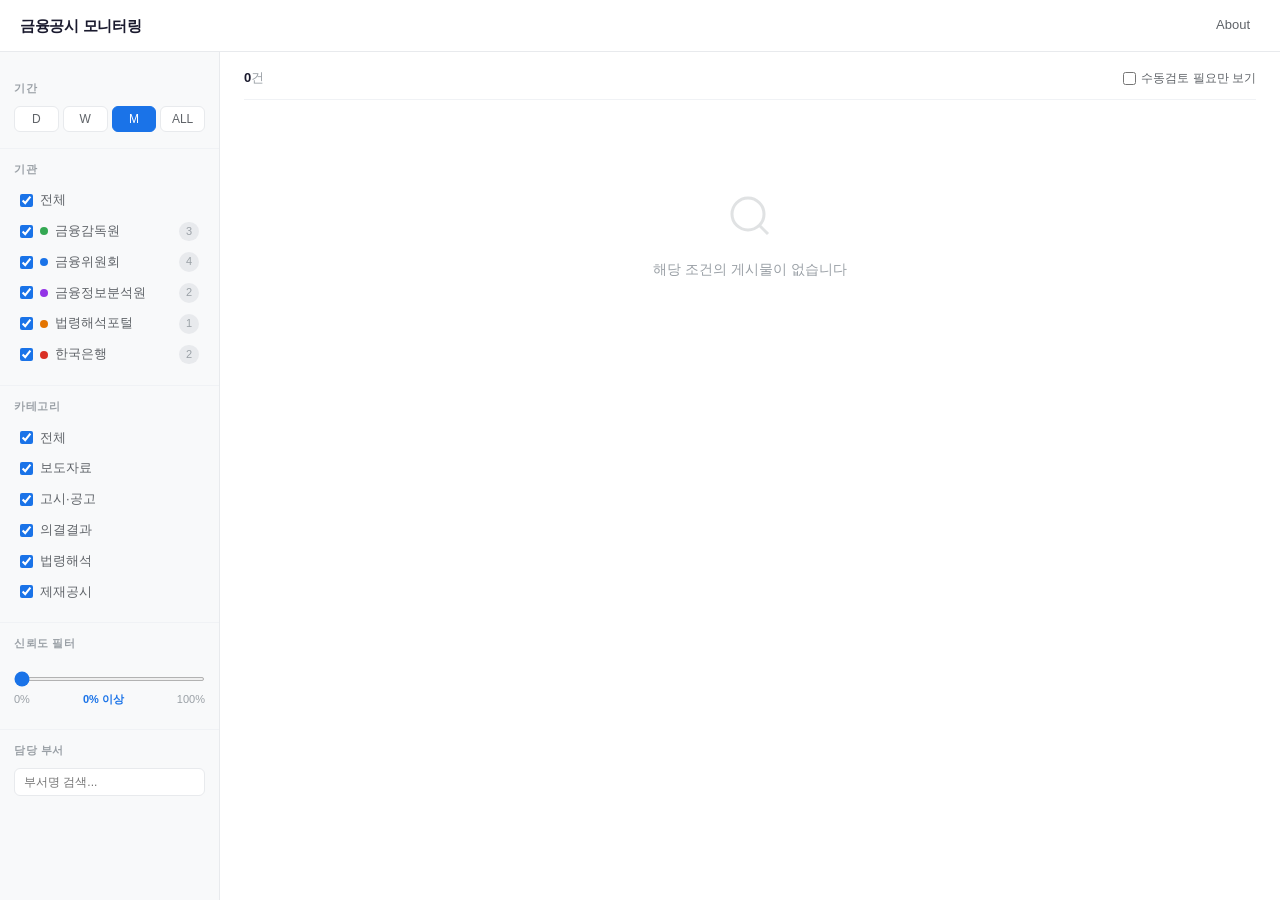
<file: frontend/index.html>
<!DOCTYPE html>
<html lang="ko">
<head>
  <meta charset="UTF-8" />
  <meta name="viewport" content="width=device-width, initial-scale=1.0" />
  <title>금융공시 모니터링</title>
  <link rel="stylesheet" href="style.css" />
  <script>
    /* 백엔드 URL 주입 — 로컬: localhost, 운영: 배포 서버 주소로 교체 */
    window.ENV_API_BASE = 'https://maninglearchine-deptmatch-api.hf.space/api/v1';
  </script>
</head>
<body>

<!-- ── HEADER ─────────────────────────────────────────────── -->
<header class="header">
  <div class="header-inner">
    <a href="index.html" class="header-logo">금융공시 모니터링</a>
    <nav class="header-nav">
      <a href="about.html" class="nav-link">About</a>
    </nav>
  </div>
</header>

<!-- ── LAYOUT ─────────────────────────────────────────────── -->
<div class="layout">

  <!-- LEFT SIDEBAR -->
  <aside class="sidebar">
    <div class="sidebar-section">
      <div class="sidebar-label">기간</div>
      <div class="range-group">
        <button class="range-btn" data-range="D">D</button>
        <button class="range-btn" data-range="W">W</button>
        <button class="range-btn active" data-range="M">M</button>
        <button class="range-btn" data-range="ALL">ALL</button>
      </div>
    </div>

    <div class="sidebar-section">
      <div class="sidebar-label">기관</div>
      <ul class="filter-list" id="agencyFilter">
        <li><label><input type="checkbox" value="all" checked /> <span>전체</span></label></li>
        <li><label><input type="checkbox" value="금융감독원" checked /> <span class="agency-dot fss"></span>금융감독원 <em class="count" id="cnt-금융감독원">0</em></label></li>
        <li><label><input type="checkbox" value="금융위원회" checked /> <span class="agency-dot fsc"></span>금융위원회 <em class="count" id="cnt-금융위원회">0</em></label></li>
        <li><label><input type="checkbox" value="금융정보분석원" checked /> <span class="agency-dot kofiu"></span>금융정보분석원 <em class="count" id="cnt-금융정보분석원">0</em></label></li>
        <li><label><input type="checkbox" value="법령해석포털" checked /> <span class="agency-dot moleg"></span>법령해석포털 <em class="count" id="cnt-법령해석포털">0</em></label></li>
        <li><label><input type="checkbox" value="한국은행" checked /> <span class="agency-dot bok"></span>한국은행 <em class="count" id="cnt-한국은행">0</em></label></li>
      </ul>
    </div>

    <div class="sidebar-section">
      <div class="sidebar-label">카테고리</div>
      <ul class="filter-list" id="categoryFilter">
        <li><label><input type="checkbox" value="all" checked /> <span>전체</span></label></li>
        <li><label><input type="checkbox" value="보도자료" checked /> 보도자료</label></li>
        <li><label><input type="checkbox" value="고시·공고" checked /> 고시·공고</label></li>
        <li><label><input type="checkbox" value="의결결과" checked /> 의결결과</label></li>
        <li><label><input type="checkbox" value="법령해석" checked /> 법령해석</label></li>
        <li><label><input type="checkbox" value="제재공시" checked /> 제재공시</label></li>
      </ul>
    </div>

    <div class="sidebar-section">
      <div class="sidebar-label">신뢰도 필터</div>
      <div class="conf-filter">
        <input type="range" id="confSlider" min="0" max="100" value="0" class="slider" />
        <div class="conf-filter-labels">
          <span>0%</span>
          <span id="confVal">0% 이상</span>
          <span>100%</span>
        </div>
      </div>
    </div>

    <div class="sidebar-section">
      <div class="sidebar-label">담당 부서</div>
      <div class="dept-search-wrap">
        <input type="text" id="deptSearch" class="dept-input" placeholder="부서명 검색..." />
      </div>
      <ul class="filter-list dept-list" id="deptFilter"></ul>
    </div>
  </aside>

  <!-- MAIN CONTENT -->
  <main class="main">
    <div class="main-toolbar">
      <div class="result-count"><span id="totalCount">0</span>건</div>
      <div class="toolbar-right">
        <label class="review-toggle">
          <input type="checkbox" id="showReviewOnly" />
          <span>수동검토 필요만 보기</span>
        </label>
      </div>
    </div>

    <div id="feedList" class="feed-list"></div>

    <div class="pagination" id="pagination"></div>
  </main>
</div>

<!-- ── MODAL: 공시 상세 ─────────────────────────────────────── -->
<div class="modal-overlay" id="modalOverlay">
  <div class="modal">
    <button class="modal-close" id="modalClose">✕</button>
    <div id="modalContent"></div>
  </div>
</div>

<script src="app.js"></script>
</body>
</html>
</file>
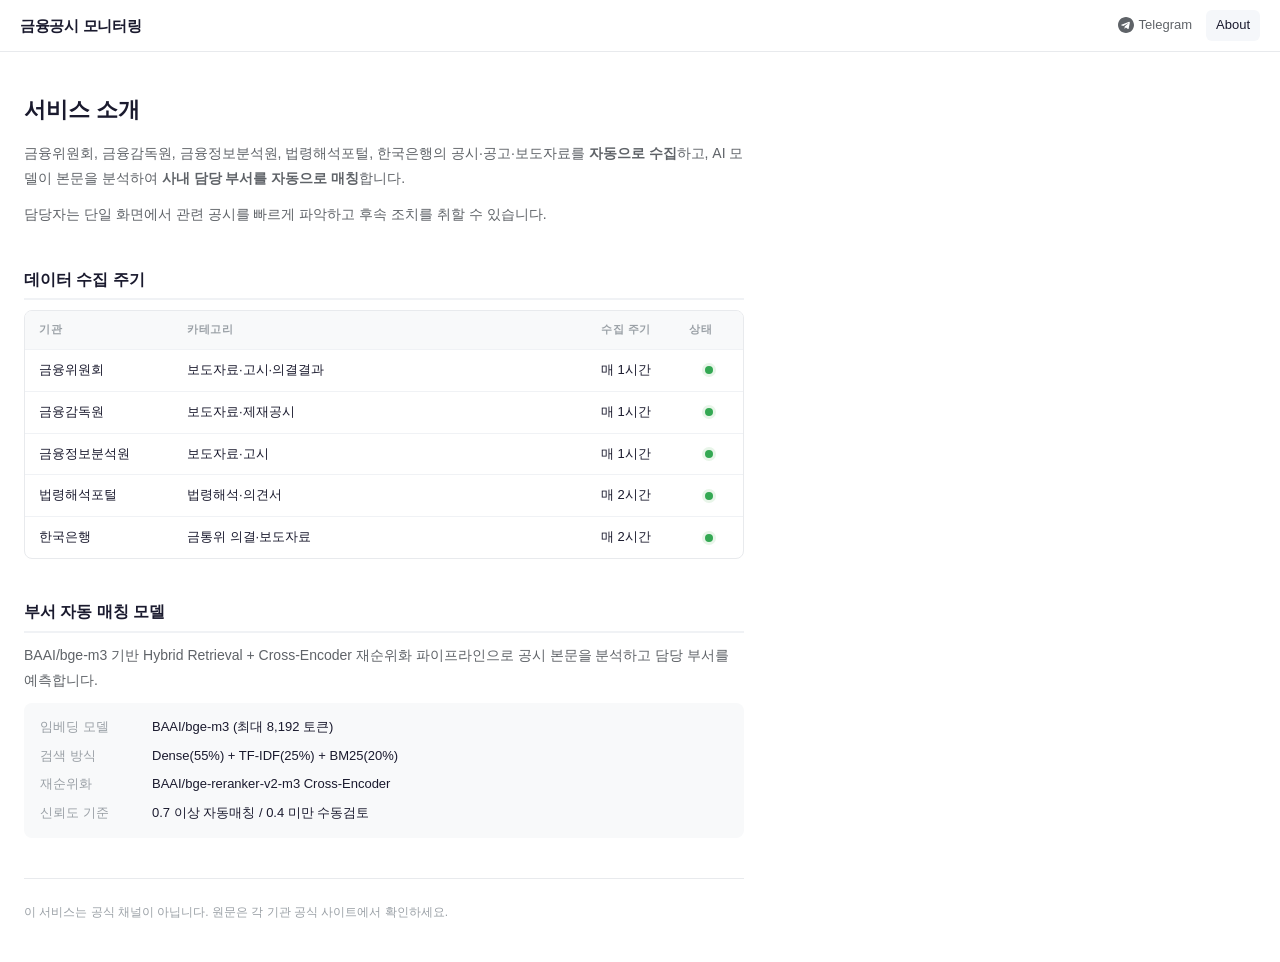
<file: frontend/about.html>
<!DOCTYPE html>
<html lang="ko">
<head>
  <meta charset="UTF-8" />
  <meta name="viewport" content="width=device-width, initial-scale=1.0" />
  <title>About | 금융공시 모니터링</title>
  <link rel="stylesheet" href="style.css" />
  <script>
    window.ENV_API_BASE = 'https://maninglearchine-deptmatch-api.hf.space/api/v1';
  </script>
</head>
<body>

<header class="header">
  <div class="header-inner">
    <a href="index.html" class="header-logo">금융공시 모니터링</a>
    <nav class="header-nav">
      <a href="#" class="nav-link">
        <svg width="16" height="16" viewBox="0 0 24 24" fill="currentColor"><path d="M12 0C5.373 0 0 5.373 0 12s5.373 12 12 12 12-5.373 12-12S18.627 0 12 0zm5.894 8.221l-1.97 9.28c-.145.658-.537.818-1.084.508l-3-2.21-1.447 1.394c-.16.16-.295.295-.605.295l.213-3.053 5.56-5.023c.242-.213-.054-.333-.373-.12L7.88 13.47l-2.96-.924c-.643-.204-.657-.643.136-.953l11.57-4.461c.537-.194 1.006.131.834.95z"/></svg>
        Telegram
      </a>
      <a href="about.html" class="nav-link active">About</a>
    </nav>
  </div>
</header>

<div class="about-wrap">
  <div class="about-container">

    <section class="about-section">
      <h1 class="about-title">서비스 소개</h1>
      <p class="about-desc">
        금융위원회, 금융감독원, 금융정보분석원, 법령해석포털, 한국은행의 공시·공고·보도자료를
        <strong>자동으로 수집</strong>하고, AI 모델이 본문을 분석하여
        <strong>사내 담당 부서를 자동으로 매칭</strong>합니다.
      </p>
      <p class="about-desc">
        담당자는 단일 화면에서 관련 공시를 빠르게 파악하고 후속 조치를 취할 수 있습니다.
      </p>
    </section>

    <section class="about-section">
      <h2 class="about-subtitle">데이터 수집 주기</h2>
      <div class="source-status-table">
        <div class="status-row header-row">
          <span>기관</span><span>카테고리</span><span>수집 주기</span><span>상태</span>
        </div>
        <div class="status-row">
          <span>금융위원회</span>
          <span>보도자료·고시·의결결과</span>
          <span>매 1시간</span>
          <span class="status-dot active"></span>
        </div>
        <div class="status-row">
          <span>금융감독원</span>
          <span>보도자료·제재공시</span>
          <span>매 1시간</span>
          <span class="status-dot active"></span>
        </div>
        <div class="status-row">
          <span>금융정보분석원</span>
          <span>보도자료·고시</span>
          <span>매 1시간</span>
          <span class="status-dot active"></span>
        </div>
        <div class="status-row">
          <span>법령해석포털</span>
          <span>법령해석·의견서</span>
          <span>매 2시간</span>
          <span class="status-dot active"></span>
        </div>
        <div class="status-row">
          <span>한국은행</span>
          <span>금통위 의결·보도자료</span>
          <span>매 2시간</span>
          <span class="status-dot active"></span>
        </div>
      </div>
    </section>

    <section class="about-section">
      <h2 class="about-subtitle">부서 자동 매칭 모델</h2>
      <p class="about-desc">
        BAAI/bge-m3 기반 Hybrid Retrieval + Cross-Encoder 재순위화 파이프라인으로
        공시 본문을 분석하고 담당 부서를 예측합니다.
      </p>
      <div class="about-model-info">
        <div class="model-item">
          <span class="model-label">임베딩 모델</span>
          <span class="model-value">BAAI/bge-m3 (최대 8,192 토큰)</span>
        </div>
        <div class="model-item">
          <span class="model-label">검색 방식</span>
          <span class="model-value">Dense(55%) + TF-IDF(25%) + BM25(20%)</span>
        </div>
        <div class="model-item">
          <span class="model-label">재순위화</span>
          <span class="model-value">BAAI/bge-reranker-v2-m3 Cross-Encoder</span>
        </div>
        <div class="model-item">
          <span class="model-label">신뢰도 기준</span>
          <span class="model-value">0.7 이상 자동매칭 / 0.4 미만 수동검토</span>
        </div>
      </div>
    </section>

    <footer class="about-footer">
      <p>이 서비스는 공식 채널이 아닙니다. 원문은 각 기관 공식 사이트에서 확인하세요.</p>
    </footer>

  </div>
</div>

<script src="app.js"></script>
</body>
</html>
</file>
<file: frontend/style.css>
/* ── RESET & BASE ─────────────────────────────────────────── */
*, *::before, *::after { box-sizing: border-box; margin: 0; padding: 0; }

:root {
  --bg:           #ffffff;
  --bg-sidebar:   #f8f9fa;
  --bg-card:      #ffffff;
  --bg-hover:     #f5f7fa;
  --border:       #e8eaed;
  --border-light: #f0f2f5;
  --text-primary: #1a1a2e;
  --text-secondary: #5f6368;
  --text-muted:   #9aa0a6;
  --accent:       #1a73e8;
  --accent-hover: #1557b0;

  /* 기관 색상 */
  --fss:   #34a853;   /* 금융감독원 — 초록 */
  --fsc:   #1a73e8;   /* 금융위원회 — 파랑 */
  --kofiu: #9334e6;   /* 금융정보분석원 — 보라 */
  --moleg: #e37400;   /* 법령해석포털 — 주황 */
  --bok:   #d93025;   /* 한국은행 — 빨강 */

  /* 신뢰도 색상 */
  --conf-high:   #34a853;
  --conf-mid:    #fbbc04;
  --conf-low:    #ea4335;
  --conf-track:  #e8eaed;

  --header-h: 52px;
  --sidebar-w: 220px;
  --radius:    8px;
  --shadow:    0 1px 3px rgba(0,0,0,.08), 0 1px 2px rgba(0,0,0,.06);
}

html { font-size: 14px; }
body {
  font-family: -apple-system, BlinkMacSystemFont, 'Segoe UI', 'Apple SD Gothic Neo',
               'Noto Sans KR', sans-serif;
  background: var(--bg);
  color: var(--text-primary);
  line-height: 1.6;
}

a { color: inherit; text-decoration: none; }
ul { list-style: none; }
button { cursor: pointer; border: none; background: none; font-family: inherit; }

/* ── HEADER ──────────────────────────────────────────────── */
.header {
  position: sticky;
  top: 0;
  z-index: 100;
  height: var(--header-h);
  background: var(--bg);
  border-bottom: 1px solid var(--border);
}
.header-inner {
  max-width: 1280px;
  margin: 0 auto;
  height: 100%;
  padding: 0 20px;
  display: flex;
  align-items: center;
  justify-content: space-between;
}
.header-logo {
  font-size: 15px;
  font-weight: 700;
  color: var(--text-primary);
  letter-spacing: -.3px;
}
.header-nav {
  display: flex;
  align-items: center;
  gap: 4px;
}
.nav-link {
  display: flex;
  align-items: center;
  gap: 5px;
  padding: 5px 10px;
  border-radius: 6px;
  font-size: 13px;
  color: var(--text-secondary);
  transition: background .15s, color .15s;
}
.nav-link:hover, .nav-link.active {
  background: var(--bg-hover);
  color: var(--text-primary);
}
.badge-beta {
  font-size: 10px;
  font-weight: 600;
  background: #fff3cd;
  color: #856404;
  padding: 1px 5px;
  border-radius: 10px;
}

/* ── LAYOUT ──────────────────────────────────────────────── */
.layout {
  max-width: 1280px;
  margin: 0 auto;
  display: flex;
  align-items: flex-start;
  min-height: calc(100vh - var(--header-h));
}

/* ── SIDEBAR ─────────────────────────────────────────────── */
.sidebar {
  width: var(--sidebar-w);
  flex-shrink: 0;
  position: sticky;
  top: var(--header-h);
  height: calc(100vh - var(--header-h));
  overflow-y: auto;
  border-right: 1px solid var(--border);
  background: var(--bg-sidebar);
  padding: 16px 0;
}
.sidebar::-webkit-scrollbar { width: 4px; }
.sidebar::-webkit-scrollbar-thumb { background: var(--border); border-radius: 2px; }

.sidebar-section {
  padding: 0 14px 16px;
  border-bottom: 1px solid var(--border-light);
  margin-bottom: 4px;
}
.sidebar-section:last-child { border-bottom: none; }
.sidebar-label {
  font-size: 11px;
  font-weight: 600;
  text-transform: uppercase;
  letter-spacing: .6px;
  color: var(--text-muted);
  margin-bottom: 8px;
  margin-top: 12px;
}

/* 기간 토글 */
.range-group {
  display: flex;
  gap: 4px;
}
.range-btn {
  flex: 1;
  padding: 5px 0;
  border-radius: 6px;
  font-size: 12px;
  font-weight: 500;
  color: var(--text-secondary);
  background: var(--bg);
  border: 1px solid var(--border);
  transition: all .15s;
}
.range-btn:hover { border-color: var(--accent); color: var(--accent); }
.range-btn.active {
  background: var(--accent);
  border-color: var(--accent);
  color: #fff;
}

/* 필터 리스트 */
.filter-list { display: flex; flex-direction: column; gap: 2px; }
.filter-list li label {
  display: flex;
  align-items: center;
  gap: 7px;
  padding: 4px 6px;
  border-radius: 5px;
  cursor: pointer;
  font-size: 13px;
  color: var(--text-secondary);
  transition: background .12s;
}
.filter-list li label:hover { background: var(--border-light); }
.filter-list input[type="checkbox"] { accent-color: var(--accent); width: 13px; height: 13px; }

/* 기관 컬러 닷 */
.agency-dot {
  display: inline-block;
  width: 8px; height: 8px;
  border-radius: 50%;
  flex-shrink: 0;
}
.agency-dot.fss   { background: var(--fss); }
.agency-dot.fsc   { background: var(--fsc); }
.agency-dot.kofiu { background: var(--kofiu); }
.agency-dot.moleg { background: var(--moleg); }
.agency-dot.bok   { background: var(--bok); }

.count {
  margin-left: auto;
  font-size: 11px;
  font-style: normal;
  background: var(--border);
  color: var(--text-muted);
  padding: 1px 6px;
  border-radius: 10px;
  min-width: 20px;
  text-align: center;
}

/* 신뢰도 슬라이더 */
.conf-filter { padding: 4px 0; }
.slider {
  width: 100%;
  height: 4px;
  accent-color: var(--accent);
  cursor: pointer;
}
.conf-filter-labels {
  display: flex;
  justify-content: space-between;
  font-size: 11px;
  color: var(--text-muted);
  margin-top: 4px;
}
#confVal { color: var(--accent); font-weight: 600; }

/* 부서 검색 */
.dept-input {
  width: 100%;
  padding: 6px 9px;
  border: 1px solid var(--border);
  border-radius: 6px;
  font-size: 12px;
  font-family: inherit;
  background: var(--bg);
  color: var(--text-primary);
  margin-bottom: 6px;
  outline: none;
  transition: border-color .15s;
}
.dept-input:focus { border-color: var(--accent); }
.dept-list { max-height: 200px; overflow-y: auto; }

/* ── MAIN ────────────────────────────────────────────────── */
.main {
  flex: 1;
  min-width: 0;
  padding: 16px 24px;
}

.main-toolbar {
  display: flex;
  align-items: center;
  justify-content: space-between;
  margin-bottom: 12px;
  padding-bottom: 10px;
  border-bottom: 1px solid var(--border-light);
}
.result-count {
  font-size: 13px;
  color: var(--text-muted);
}
.result-count span { font-weight: 600; color: var(--text-primary); }
.toolbar-right { display: flex; align-items: center; gap: 10px; }
.review-toggle {
  display: flex;
  align-items: center;
  gap: 5px;
  font-size: 12px;
  color: var(--text-secondary);
  cursor: pointer;
}
.review-toggle input { accent-color: #ea4335; }

/* ── FEED CARDS ──────────────────────────────────────────── */
.feed-list { display: flex; flex-direction: column; gap: 0; }

.feed-card {
  display: flex;
  align-items: flex-start;
  gap: 12px;
  padding: 14px 12px;
  border-bottom: 1px solid var(--border-light);
  cursor: pointer;
  transition: background .12s;
  position: relative;
}
.feed-card:hover { background: var(--bg-hover); }
.feed-card:first-child { border-top: 1px solid var(--border-light); }

/* 기관 컬러 바 */
.card-bar {
  width: 3px;
  min-height: 48px;
  border-radius: 2px;
  flex-shrink: 0;
  align-self: stretch;
}

.card-body { flex: 1; min-width: 0; }

.card-meta {
  display: flex;
  align-items: center;
  gap: 6px;
  margin-bottom: 5px;
  flex-wrap: wrap;
}
.card-agency {
  font-size: 11px;
  font-weight: 600;
  padding: 2px 7px;
  border-radius: 4px;
  letter-spacing: -.1px;
}
.card-agency.fss   { background: #e8f5e9; color: #2e7d32; }
.card-agency.fsc   { background: #e3f2fd; color: #1565c0; }
.card-agency.kofiu { background: #f3e5f5; color: #6a1b9a; }
.card-agency.moleg { background: #fff3e0; color: #e65100; }
.card-agency.bok   { background: #ffebee; color: #c62828; }

.card-category {
  font-size: 11px;
  color: var(--text-muted);
}
.card-date {
  font-size: 11px;
  color: var(--text-muted);
  margin-left: auto;
}

/* 제목 + 부서 뱃지를 한 줄에 배치 */
.card-title-row {
  display: flex;
  align-items: flex-start;
  gap: 10px;
  margin-bottom: 8px;
}

.card-title {
  flex: 1;
  min-width: 0;
  font-size: 14px;
  font-weight: 500;
  color: var(--text-primary);
  line-height: 1.5;
  display: -webkit-box;
  -webkit-line-clamp: 2;
  -webkit-box-orient: vertical;
  overflow: hidden;
}
a.card-title:hover {
  color: var(--accent);
  text-decoration: underline;
  text-decoration-skip-ink: auto;
}

/* 신뢰도 바 행 */
.card-conf-row {
  display: flex;
  align-items: center;
  gap: 8px;
}
.card-conf-row .conf-track {
  flex: 1;
  max-width: 160px;
}

/* ── 부서 뱃지 ─────────────────────────────────────────── */

.dept-badge {
  display: flex;
  align-items: center;
  gap: 5px;
  padding: 3px 8px;
  background: #f0f4ff;
  border: 1px solid #d0dcff;
  border-radius: 5px;
  font-size: 12px;
  font-weight: 600;
  color: #2952c4;
  white-space: nowrap;
}
.dept-badge svg { flex-shrink: 0; }

/* 신뢰도 바 */
.conf-wrap {
  display: flex;
  align-items: center;
  gap: 6px;
  flex: 1;
  min-width: 120px;
  max-width: 200px;
}
.conf-track {
  flex: 1;
  height: 5px;
  background: var(--conf-track);
  border-radius: 3px;
  overflow: hidden;
}
.conf-fill {
  height: 100%;
  border-radius: 3px;
  transition: width .3s;
}
.conf-fill.high { background: var(--conf-high); }
.conf-fill.mid  { background: var(--conf-mid); }
.conf-fill.low  { background: var(--conf-low); }

.conf-pct {
  font-size: 11px;
  font-weight: 600;
  white-space: nowrap;
  min-width: 32px;
  text-align: right;
}
.conf-pct.high { color: var(--conf-high); }
.conf-pct.mid  { color: #c97900; }
.conf-pct.low  { color: var(--conf-low); }

/* 후보 부서 */
.card-candidates {
  font-size: 11px;
  color: var(--text-muted);
  margin-top: 3px;
}
.card-candidates span { margin-right: 8px; }

/* 수동 검토 필요 뱃지 */
.badge-review {
  display: inline-flex;
  align-items: center;
  gap: 3px;
  padding: 2px 7px;
  background: #fff8f8;
  border: 1px solid #ffcdd2;
  border-radius: 4px;
  font-size: 11px;
  color: #c62828;
  font-weight: 500;
}

/* 원문 없음 */
.card-no-match {
  font-size: 11px;
  color: var(--text-muted);
  font-style: italic;
}

/* ── EMPTY STATE ─────────────────────────────────────────── */
.empty-state {
  text-align: center;
  padding: 80px 20px;
  color: var(--text-muted);
}
.empty-state svg { opacity: .3; margin-bottom: 12px; }
.empty-state p { font-size: 14px; }

/* ── PAGINATION ──────────────────────────────────────────── */
.pagination {
  display: flex;
  justify-content: center;
  align-items: center;
  gap: 4px;
  padding: 24px 0;
}
.page-btn {
  width: 32px; height: 32px;
  border-radius: 6px;
  font-size: 13px;
  font-weight: 500;
  color: var(--text-secondary);
  border: 1px solid var(--border);
  background: var(--bg);
  display: flex;
  align-items: center;
  justify-content: center;
  cursor: pointer;
  transition: all .15s;
}
.page-btn:hover { border-color: var(--accent); color: var(--accent); }
.page-btn.active {
  background: var(--accent);
  border-color: var(--accent);
  color: #fff;
}
.page-btn:disabled { opacity: .4; cursor: not-allowed; }

/* ── MODAL ───────────────────────────────────────────────── */
.modal-overlay {
  display: none;
  position: fixed;
  inset: 0;
  background: rgba(0,0,0,.45);
  z-index: 200;
  align-items: center;
  justify-content: center;
  padding: 20px;
}
.modal-overlay.open { display: flex; }

.modal {
  background: var(--bg);
  border-radius: 12px;
  box-shadow: 0 20px 60px rgba(0,0,0,.2);
  width: 100%;
  max-width: 720px;
  max-height: 90vh;
  overflow-y: auto;
  padding: 28px 32px;
  position: relative;
}
.modal-close {
  position: sticky;
  float: right;
  top: 0;
  font-size: 18px;
  color: var(--text-muted);
  cursor: pointer;
  padding: 2px 6px;
  border-radius: 4px;
  transition: color .15s;
}
.modal-close:hover { color: var(--text-primary); }

.modal-agency-row {
  display: flex;
  align-items: center;
  gap: 8px;
  margin-bottom: 12px;
}
.modal-title {
  font-size: 18px;
  font-weight: 700;
  line-height: 1.5;
  margin-bottom: 14px;
  color: var(--text-primary);
}
.modal-info-row {
  display: flex;
  align-items: center;
  gap: 16px;
  font-size: 12px;
  color: var(--text-muted);
  margin-bottom: 20px;
  flex-wrap: wrap;
}

/* 모달 부서 매칭 섹션 */
.modal-dept-section {
  background: #f8faff;
  border: 1px solid #dce8ff;
  border-radius: 8px;
  padding: 16px;
  margin-bottom: 20px;
}
.modal-dept-title {
  font-size: 12px;
  font-weight: 600;
  color: var(--text-muted);
  text-transform: uppercase;
  letter-spacing: .5px;
  margin-bottom: 12px;
}
.modal-final-dept {
  display: flex;
  align-items: center;
  justify-content: space-between;
  margin-bottom: 12px;
  flex-wrap: wrap;
  gap: 8px;
}
.modal-dept-name {
  font-size: 16px;
  font-weight: 700;
  color: #2952c4;
}
.modal-conf-badge {
  font-size: 13px;
  font-weight: 600;
  padding: 3px 10px;
  border-radius: 20px;
}
.modal-conf-badge.high { background: #e8f5e9; color: #2e7d32; }
.modal-conf-badge.mid  { background: #fff8e1; color: #c97900; }
.modal-conf-badge.low  { background: #ffebee; color: #c62828; }

/* Top-5 후보 바 차트 */
.top5-list { display: flex; flex-direction: column; gap: 7px; }
.top5-item {
  display: flex;
  align-items: center;
  gap: 10px;
}
.top5-rank { font-size: 11px; color: var(--text-muted); width: 16px; flex-shrink: 0; }
.top5-name { font-size: 12px; width: 140px; flex-shrink: 0; color: var(--text-secondary); }
.top5-bar-wrap { flex: 1; height: 8px; background: var(--conf-track); border-radius: 4px; overflow: hidden; }
.top5-bar { height: 100%; border-radius: 4px; background: var(--accent); opacity: .7; }
.top5-bar:first-child { opacity: 1; }
.top5-pct { font-size: 11px; color: var(--text-muted); width: 36px; text-align: right; flex-shrink: 0; }

/* 원문 담당자 정보 */
.modal-contact {
  background: var(--bg-sidebar);
  border-radius: 6px;
  padding: 10px 14px;
  margin-bottom: 16px;
  font-size: 12px;
  color: var(--text-secondary);
  display: flex;
  flex-wrap: wrap;
  gap: 12px;
}
.modal-contact strong { color: var(--text-primary); }

/* 본문 */
.modal-body-text {
  font-size: 13px;
  line-height: 1.8;
  color: var(--text-secondary);
  white-space: pre-wrap;
  word-break: break-word;
  max-height: 320px;
  overflow-y: auto;
  padding: 0 2px;
}

.modal-actions {
  display: flex;
  gap: 8px;
  margin-top: 20px;
  padding-top: 16px;
  border-top: 1px solid var(--border-light);
}
.btn-primary {
  display: inline-flex;
  align-items: center;
  gap: 5px;
  padding: 8px 16px;
  background: var(--accent);
  color: #fff;
  border-radius: 6px;
  font-size: 13px;
  font-weight: 500;
  transition: background .15s;
  cursor: pointer;
  border: none;
  font-family: inherit;
}
.btn-primary:hover { background: var(--accent-hover); }
.btn-secondary {
  display: inline-flex;
  align-items: center;
  gap: 5px;
  padding: 8px 16px;
  background: var(--bg);
  color: var(--text-secondary);
  border: 1px solid var(--border);
  border-radius: 6px;
  font-size: 13px;
  cursor: pointer;
  font-family: inherit;
  transition: border-color .15s, color .15s;
}
.btn-secondary:hover { border-color: var(--accent); color: var(--accent); }

/* ── ABOUT PAGE ──────────────────────────────────────────── */
.about-wrap {
  max-width: 1280px;
  margin: 0 auto;
  padding: 40px 24px;
}
.about-container { max-width: 720px; }

.about-section { margin-bottom: 40px; }
.about-title {
  font-size: 22px;
  font-weight: 700;
  margin-bottom: 14px;
  color: var(--text-primary);
}
.about-subtitle {
  font-size: 16px;
  font-weight: 600;
  margin-bottom: 10px;
  color: var(--text-primary);
  padding-bottom: 6px;
  border-bottom: 2px solid var(--border-light);
}
.about-desc {
  font-size: 14px;
  color: var(--text-secondary);
  line-height: 1.8;
  margin-bottom: 10px;
}

.about-model-info {
  background: var(--bg-sidebar);
  border-radius: 8px;
  padding: 14px 16px;
  display: flex;
  flex-direction: column;
  gap: 8px;
  margin-top: 10px;
}
.model-item { display: flex; gap: 12px; font-size: 13px; }
.model-label { color: var(--text-muted); width: 100px; flex-shrink: 0; }
.model-value { color: var(--text-primary); font-weight: 500; }

.source-status-table { border: 1px solid var(--border); border-radius: 8px; overflow: hidden; }
.status-row {
  display: grid;
  grid-template-columns: 140px 1fr 80px 40px;
  align-items: center;
  padding: 10px 14px;
  font-size: 13px;
  border-bottom: 1px solid var(--border-light);
  gap: 8px;
}
.status-row:last-child { border-bottom: none; }
.status-row.header-row {
  background: var(--bg-sidebar);
  font-size: 11px;
  font-weight: 600;
  text-transform: uppercase;
  letter-spacing: .5px;
  color: var(--text-muted);
}
.status-dot {
  width: 8px; height: 8px;
  border-radius: 50%;
  background: var(--border);
  justify-self: center;
}
.status-dot.active { background: var(--conf-high); box-shadow: 0 0 0 3px #e8f5e9; }

.source-links { display: grid; grid-template-columns: repeat(auto-fill, minmax(200px, 1fr)); gap: 16px; }
.source-group { background: var(--bg-sidebar); border-radius: 8px; padding: 12px 14px; }
.source-group-title { font-size: 12px; font-weight: 600; color: var(--text-primary); margin-bottom: 8px; }
.source-link { display: block; font-size: 12px; color: var(--accent); padding: 3px 0; }
.source-link:hover { text-decoration: underline; }

.about-footer {
  padding-top: 24px;
  border-top: 1px solid var(--border);
  font-size: 12px;
  color: var(--text-muted);
}

/* ── SKELETON LOADER ─────────────────────────────────────── */
@keyframes shimmer {
  0%   { background-position: -400px 0; }
  100% { background-position: 400px 0; }
}
.skeleton {
  background: linear-gradient(90deg, #f0f0f0 25%, #e0e0e0 50%, #f0f0f0 75%);
  background-size: 800px 100%;
  animation: shimmer 1.4s infinite;
  border-radius: 4px;
}
.skeleton-card {
  padding: 14px 12px;
  border-bottom: 1px solid var(--border-light);
  display: flex;
  gap: 12px;
}
.sk-bar  { width: 3px; border-radius: 2px; }
.sk-body { flex: 1; }
.sk-line { height: 12px; margin-bottom: 8px; border-radius: 4px; }

/* ── RESPONSIVE ──────────────────────────────────────────── */
@media (max-width: 768px) {
  :root { --sidebar-w: 0px; }
  .sidebar { display: none; }
  .main { padding: 12px 16px; }
  .modal { padding: 20px 18px; }
  .top5-name { width: 90px; }
}
</file>
